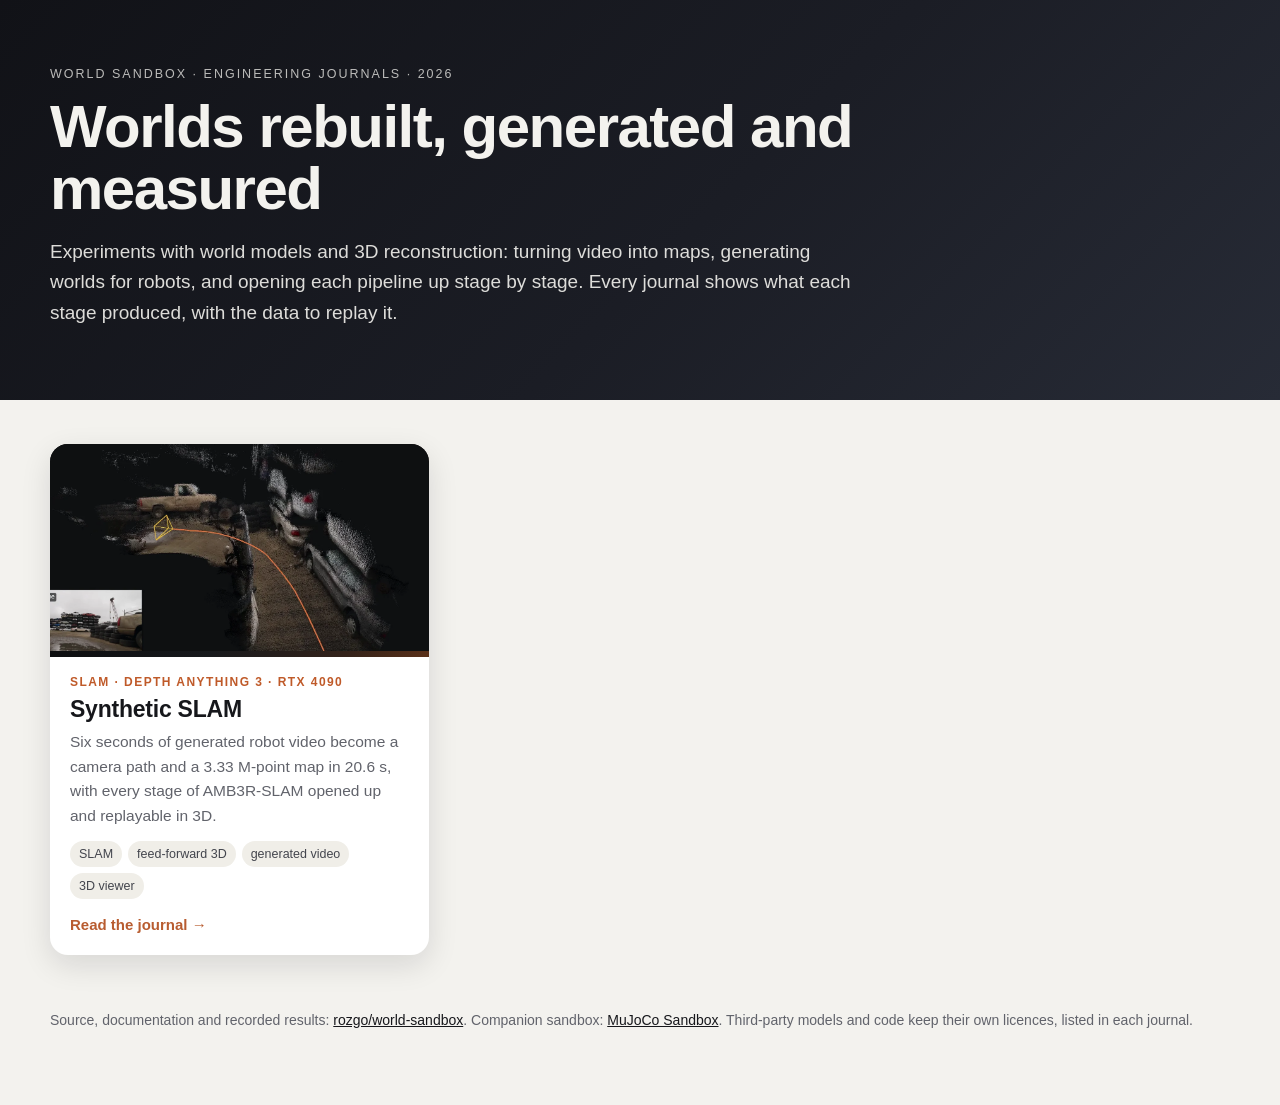
<file: index.html>
<!doctype html>
<html lang="en">
<head>
  <meta charset="utf-8">
  <meta name="viewport" content="width=device-width, initial-scale=1">
  <title>World Sandbox</title>
  <meta name="description" content="Experiments with world models and 3D reconstruction, each with an engineering journal: what was built, what each stage produced, and what was measured.">
  <meta name="theme-color" content="#121316">
  <link rel="stylesheet" href="hub.css?v=bb50a767fcc0">
</head>
<body>
<header class="hero">
  <div class="wrap">
    <p class="eyebrow">World Sandbox · engineering journals · 2026</p>
    <h1>Worlds rebuilt, generated and measured</h1>
    <p class="lede">Experiments with world models and 3D reconstruction: turning video into maps, generating worlds
      for robots, and opening each pipeline up stage by stage. Every journal shows what each stage produced, with the
      data to replay it.</p>
  </div>
</header>
<main class="wrap">
  <div class="grid">
    <a class="card" href="synthetic_slam/" style="--card-accent: #e0703a; --card-band: linear-gradient(125deg, #0c0d0f 0%, #17191c 42%, #33221a 78%, #5a3018 100%);">
      <div class="poster"><img src="hub_media/synthetic_slam.webp" alt="" loading="lazy"></div>
      <div class="body">
        <p class="kicker">SLAM · Depth Anything 3 · RTX 4090</p>
        <h2>Synthetic SLAM</h2>
        <p class="line">Six seconds of generated robot video become a camera path and a 3.33 M-point map in 20.6 s, with every stage of AMB3R-SLAM opened up and replayable in 3D.</p>
        <p class="tags"><span>SLAM</span><span>feed-forward 3D</span><span>generated video</span><span>3D viewer</span></p>
        <p class="go">Read the journal &rarr;</p>
      </div>
    </a>
  </div>
</main>
<footer class="wrap">
  <p>Source, documentation and recorded results: <a href="https://github.com/rozgo/world-sandbox">rozgo/world-sandbox</a>.
    Companion sandbox: <a href="https://rozgo.github.io/mujoco-sandbox/">MuJoCo Sandbox</a>. Third-party models and code
    keep their own licences, listed in each journal.</p>
</footer>
</body>
</html>
</file>
<file: hub.css>
/* World Sandbox home page: neutral charcoal and paper; each project card carries its own colours. */
:root {
  color-scheme: light;
  --bg: #f3f2ee; --text: #16171b; --muted: #61636b; --card: #ffffff; --line: #e2e0d8;
  --hero: linear-gradient(135deg, #111217 0%, #1b1d25 55%, #272b36 100%); --hero-text: #f3f2ee;
}
* { box-sizing: border-box; }
body { margin: 0; background: var(--bg); color: var(--text);
  font: 17px/1.6 -apple-system, BlinkMacSystemFont, "Segoe UI", Inter, Roboto, sans-serif; -webkit-font-smoothing: antialiased; }
a { color: inherit; }
.wrap { width: min(1180px, calc(100% - 32px)); margin: 0 auto; }
.hero { background: var(--hero); color: var(--hero-text); padding: 64px 0 72px; }
.eyebrow { text-transform: uppercase; letter-spacing: .16em; font-size: 12.5px; opacity: .75; margin: 0; }
h1 { font-size: clamp(34px, 5vw, 60px); line-height: 1.04; letter-spacing: -.025em; margin: 12px 0 16px; max-width: 900px; }
.lede { font-size: 19px; max-width: 820px; opacity: .9; margin: 0; }
main.wrap { margin-top: 44px; }
.grid { display: grid; grid-template-columns: repeat(auto-fill, minmax(340px, 1fr)); gap: 22px; }
.card { display: flex; flex-direction: column; text-decoration: none; background: var(--card); border-radius: 18px; overflow: hidden;
  box-shadow: 0 10px 30px rgba(17, 18, 23, .12); transition: transform .18s ease, box-shadow .18s ease; }
.card:hover, .card:focus-visible { transform: translateY(-4px); box-shadow: 0 18px 44px rgba(17, 18, 23, .2); outline: none; }
.card .poster { position: relative; aspect-ratio: 16 / 9; overflow: hidden; background: var(--card-band); }
.card .poster::after { content: ""; position: absolute; inset: auto 0 0 0; height: 6px; background: var(--card-band); }
.card .poster img { position: absolute; inset: 0; width: 100%; height: 100%; object-fit: cover; display: block; }
.card .poster::after { z-index: 1; }
.card .body { padding: 16px 20px 18px; display: flex; flex-direction: column; flex: 1; }
.card .kicker { margin: 0; font-size: 12px; letter-spacing: .12em; text-transform: uppercase; color: var(--card-accent); font-weight: 650;
  filter: saturate(1.1) brightness(.82); }
.card h2 { margin: 4px 0 6px; font-size: 23px; letter-spacing: -.01em; line-height: 1.2; }
.card .line { margin: 0 0 12px; color: var(--muted); font-size: 15.5px; }
.card .tags { margin: 0 0 14px; display: flex; flex-wrap: wrap; gap: 6px; }
.card .tags span { font-size: 12.5px; padding: 3px 9px; border-radius: 999px; background: #f0eee8; color: #43454d; }
.card .go { margin: auto 0 0; font-weight: 650; font-size: 15px; color: var(--card-accent); filter: brightness(.82); }
footer { color: var(--muted); font-size: 14px; padding: 40px 0 60px; }
footer a { color: var(--text); }
@media (max-width: 640px) {
  .hero { padding: 44px 0 52px; }
  main.wrap { margin-top: 28px; }
  .lede { font-size: 17px; }
  .grid { grid-template-columns: 1fr; }
}
</file>
